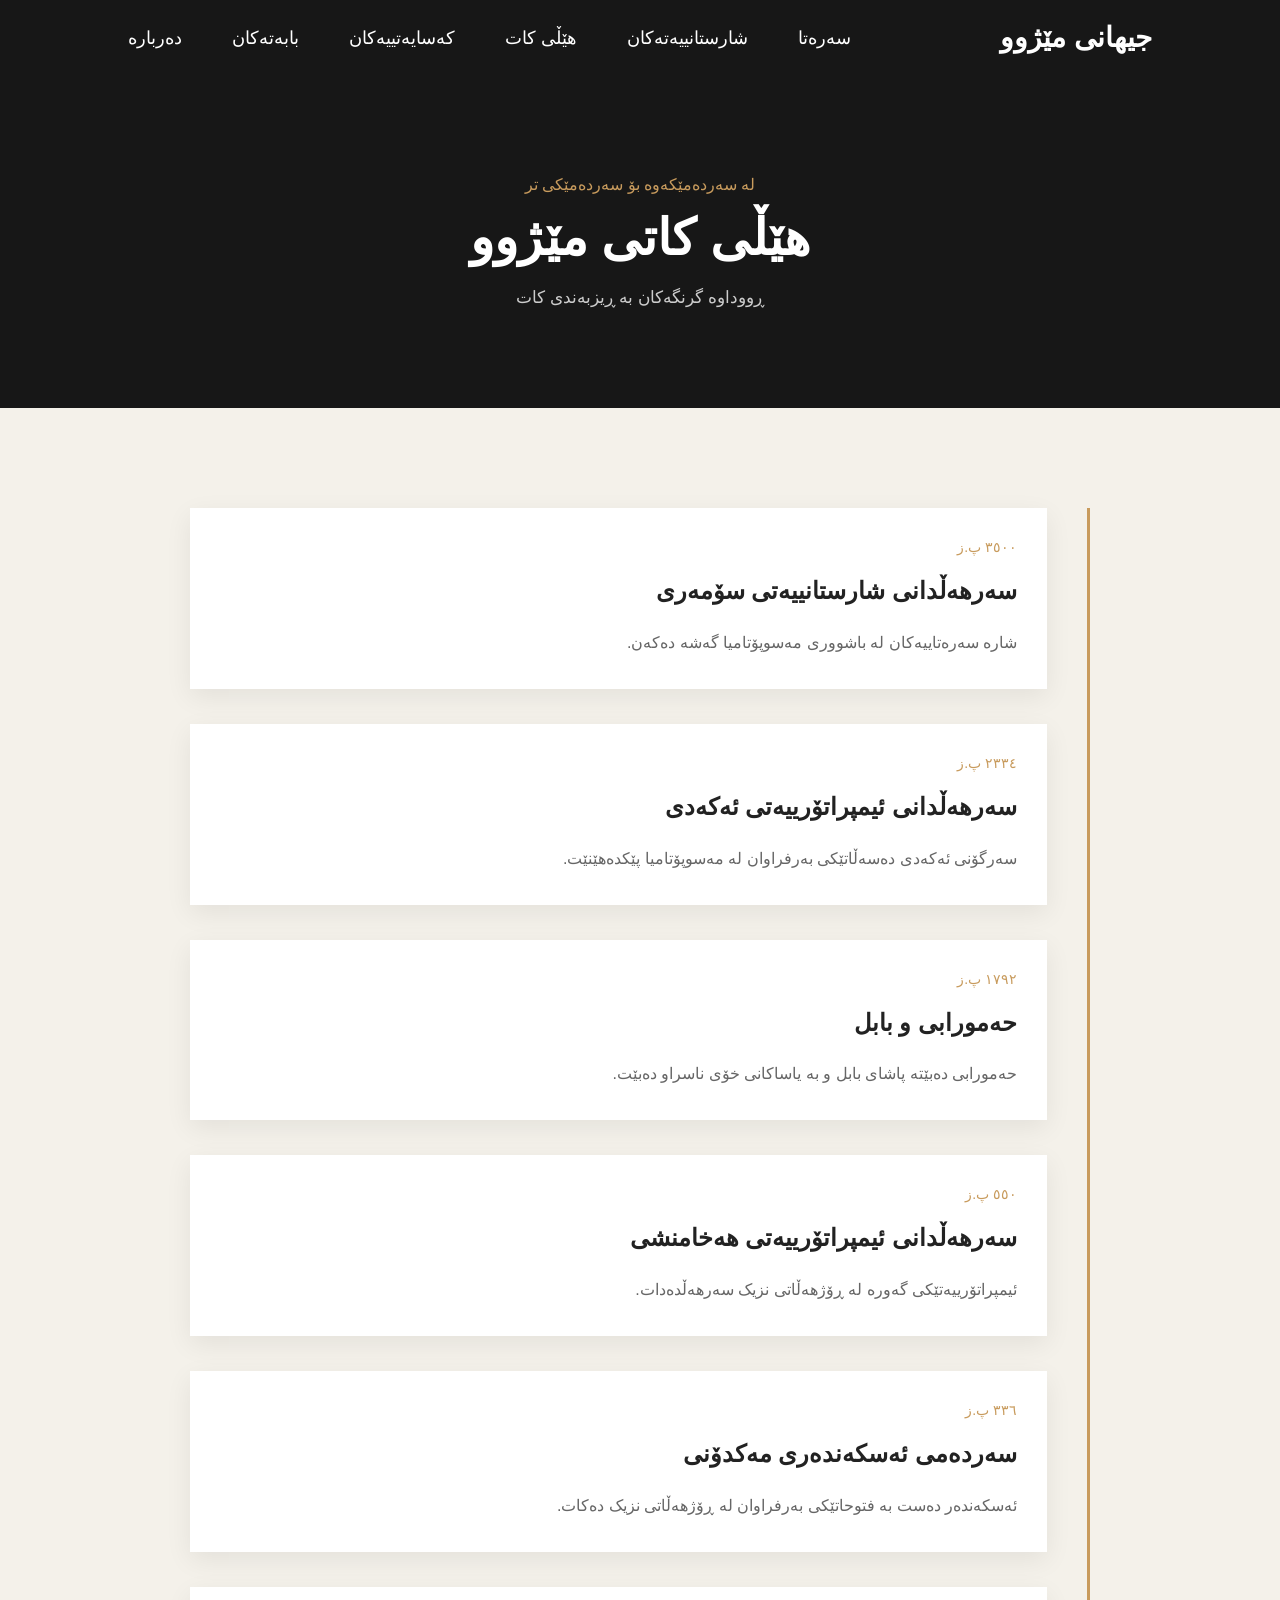
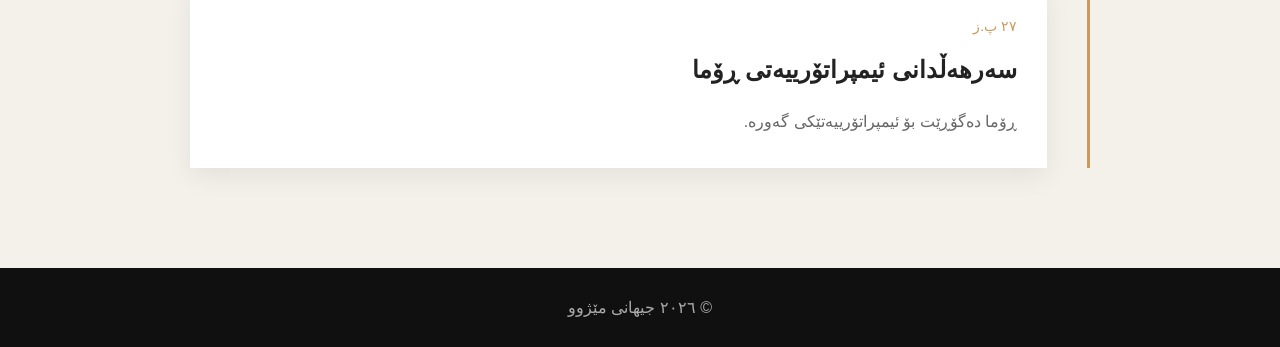
<file: pages/timeline.html>
<!DOCTYPE html>
<html lang="ckb" dir="rtl">

<head>
    <meta charset="UTF-8">
    <meta name="viewport" content="width=device-width, initial-scale=1.0">

    <title>هێڵی کات | جیهانی مێژوو</title>

    <link rel="stylesheet" href="../css/style.css">
    <link rel="stylesheet" href="../css/responsive.css">
</head>

<body>

    <header>

        <nav class="navbar">

            <a href="../index.html" class="logo">
                جیهانی مێژوو
            </a>

            <ul class="nav-links">

                <li><a href="../index.html">سەرەتا</a></li>
                <li><a href="civilizations.html">شارستانییەتەکان</a></li>
                <li><a href="timeline.html">هێڵی کات</a></li>
                <li><a href="figures.html">کەسایەتییەکان</a></li>
                <li><a href="articles.html">بابەتەکان</a></li>
                <li><a href="about.html">دەربارە</a></li>

            </ul>

        </nav>

    </header>


    <main>

        <section class="page-header">

            <p>لە سەردەمێکەوە بۆ سەردەمێکی تر</p>

            <h1>
                هێڵی کاتی مێژوو
            </h1>

            <span>
                ڕووداوە گرنگەکان بە ڕیزبەندی کات
            </span>

        </section>


        <section class="section">

            <div class="full-timeline">

                <div class="timeline-item">

                    <span>٣٥٠٠ پ.ز</span>

                    <h2>
                        سەرهەڵدانی شارستانییەتی سۆمەری
                    </h2>

                    <p>
                        شارە سەرەتاییەکان لە باشووری مەسوپۆتامیا
                        گەشە دەکەن.
                    </p>

                </div>


                <div class="timeline-item">

                    <span>٢٣٣٤ پ.ز</span>

                    <h2>
                        سەرهەڵدانی ئیمپراتۆرییەتی ئەکەدی
                    </h2>

                    <p>
                        سەرگۆنی ئەکەدی دەسەڵاتێکی بەرفراوان
                        لە مەسوپۆتامیا پێکدەهێنێت.
                    </p>

                </div>


                <div class="timeline-item">

                    <span>١٧٩٢ پ.ز</span>

                    <h2>
                        حەمورابی و بابل
                    </h2>

                    <p>
                        حەمورابی دەبێتە پاشای بابل و بە
                        یاساکانی خۆی ناسراو دەبێت.
                    </p>

                </div>


                <div class="timeline-item">

                    <span>٥٥٠ پ.ز</span>

                    <h2>
                        سەرهەڵدانی ئیمپراتۆرییەتی هەخامنشی
                    </h2>

                    <p>
                        ئیمپراتۆرییەتێکی گەورە لە ڕۆژهەڵاتی
                        نزیک سەرهەڵدەدات.
                    </p>

                </div>


                <div class="timeline-item">

                    <span>٣٣٦ پ.ز</span>

                    <h2>
                        سەردەمی ئەسکەندەری مەکدۆنی
                    </h2>

                    <p>
                        ئەسکەندەر دەست بە فتوحاتێکی بەرفراوان
                        لە ڕۆژهەڵاتی نزیک دەکات.
                    </p>

                </div>


                <div class="timeline-item">

                    <span>٢٧ پ.ز</span>

                    <h2>
                        سەرهەڵدانی ئیمپراتۆرییەتی ڕۆما
                    </h2>

                    <p>
                        ڕۆما دەگۆڕێت بۆ ئیمپراتۆرییەتێکی گەورە.
                    </p>

                </div>

            </div>

        </section>

    </main>


    <footer>

        <p>© ٢٠٢٦ جیهانی مێژوو</p>

    </footer>

</body>

</html>
</file>
<file: css/style.css>
/* =========================
   General
========================= */

* {
    margin: 0;
    padding: 0;
    box-sizing: border-box;
}

html {
    scroll-behavior: smooth;
}

body {
    font-family: speda, sans-serif;

    background: #f4f1ea;

    color: #222;

    direction: rtl;
}


/* =========================
   Navbar
========================= */

header {
    width: 100%;

    background: #171717;
}

.navbar {
    width: 80%;
    max-width: 1200px;

    min-height: 75px;

    margin: auto;

    display: flex;

    align-items: center;

    justify-content: space-between;
}

.logo {
    color: white;

    text-decoration: none;

    font-size: 28px;

    font-weight: bold;
}

.nav-links {
    list-style: none;

    display: flex;

    gap: 50px;
}

.nav-links a {
    color: white;

    text-decoration: none;

    font-size: 18px;

    transition: 0.3s;

    display: inline-block;
  
}

.nav-links a:hover {
    color: #c89b5d;
    transform: translatey( 2px );
}


/* =========================
   Hero
========================= */

.hero {
    min-height: 600px;

    display: flex;
    align-items: center;

    position: relative;
    overflow: hidden;

}

.hero::before {
    content: "";

    position: absolute;

    top: -10px;
    right: -10px;
    bottom: -10px;
    left: -10px;

    background: url("images/bg2.jpg");

    background-size: cover;
    background-position: center;

    filter: blur(2px) brightness(0.8);


    z-index: 0;
}

.hero::after {
    content: "";

    position: absolute;

    inset: 0;

    background: rgba(0, 0, 0, 0.72);

    z-index: 1;
}

.hero-content {
    width: 90%;
    max-width: 1200px;
    margin: auto;

    color: white;

    position: relative;
    z-index: 2;
}


.hero h1 {
    max-width: 1000px;

    font-size: 65px;

    line-height: 1.4;

    margin-bottom: 25px;
}

.hero-content p {
    max-width: 800px;

    font-size: 28px;

    line-height: 2;

    margin-bottom: 30px;
}

.hero-button {
    display: inline-block;

    padding: 14px 25px;

    background: #94611a;

    color: white;

    text-decoration: none;

    transition: 0.3s;
     
    width: 200PX;

    text-align: center;

    font-size: 23PX;
}

.hero-button:hover {
    background: #a77d45;
}


/* =========================
   Page Header
========================= */

.page-header {
    background: #171717;

    color: white;

    text-align: center;

    padding: 100px 20px;
}

.page-header p {
    color: #c89b5d;

    margin-bottom: 15px;
}

.page-header h1 {
    font-size: 50px;

    margin-bottom: 20px;
}

.page-header span {
    color: #ccc;

    font-size: 17px;
}


/* =========================
   Sections
========================= */

.section {
    width: 90%;

    max-width: 1200px;

    margin: 100px auto;
}

.section-title {
    margin-bottom: 45px;
}

.section-title p {
    color: #a77d45;

    font-size: 14px;

    margin-bottom: 10px;
}

.section-title h2 {
    font-size: 40px;
}


/* =========================
   Cards
========================= */

.cards {
    display: grid;

    grid-template-columns: repeat(3, 1fr);

    gap: 25px;
}

.card {
    background: white;

    overflow: hidden;

    box-shadow:
        0 10px 30px rgba(0, 0, 0, 0.08);

    transition: 0.3s;
}

.card:hover {
    transform: translateY(-8px);
}

.card-image,
.figure-image {
    height: 220px;

    background-size: cover;

    background-position: center;
}

.mesopotamia {
    background-image:
        url("../images/civilization.jpg");
}

.egypt {
    background-image:
        url("../images/civilization.jpg");
}

.rome {
    background-image:
        url("../images/civilization.jpg");
}

.persia {
    background-image:
        url("../images/civilization.jpg");
}

.figure-image {
    background-image:
        url("../images/civilization.jpg");
}

.card-content {
    padding: 25px;
}

.card-content h3 {
    font-size: 24px;

    margin-bottom: 12px;
}

.card-content p {
    color: #666;

    line-height: 2;

    margin-bottom: 20px;
}

.card-content a {
    color: #a77d45;

    text-decoration: none;

    font-weight: bold;
}


/* =========================
   Timeline Preview
========================= */

.timeline-preview {
    background: #171717;

    color: white;

    padding: 100px 5%;
}

.timeline {
    max-width: 1000px;

    margin: auto;

    display: grid;

    grid-template-columns: repeat(3, 1fr);

    gap: 30px;
}

.timeline-item {
    padding: 30px;

    border-right: 2px solid #c89b5d;
}

.timeline-item span {
    color: #c89b5d;

    font-size: 14px;
}

.timeline-item h3 {
    margin-top: 15px;

    font-size: 22px;

    line-height: 1.7;
}


/* =========================
   Full Timeline
========================= */

.full-timeline {
    max-width: 900px;

    margin: auto;

    border-right: 3px solid #c89b5d;

    padding-right: 40px;
}

.full-timeline .timeline-item {
    border: none;

    background: white;

    margin-bottom: 35px;

    padding: 30px;

    box-shadow:
        0 8px 25px rgba(0, 0, 0, 0.07);
}

.full-timeline .timeline-item h2 {
    margin: 15px 0;

    line-height: 1.7;
}

.full-timeline .timeline-item p {
    color: #666;

    line-height: 2;
}


/* =========================
   About
========================= */

.about-content {
    width: 90%;

    max-width: 900px;

    margin: 100px auto;
}

.about-content h2 {
    font-size: 35px;

    margin-bottom: 25px;
}

.about-content p {
    color: #555;

    font-size: 18px;

    line-height: 2.2;

    margin-bottom: 20px;
}


/* =========================
   Footer
========================= */

footer {
    background: #101010;

    color: #aaa;

    text-align: center;

    padding: 30px;
}
</file>
<file: css/responsive.css>
/* =========================
   Tablet
========================= */

@media (max-width: 900px) {

    .navbar {
        flex-direction: column;

        padding: 20px 0;

        gap: 20px;
    }

    .nav-links {
        flex-wrap: wrap;

        justify-content: center;

        gap: 15px;
    }

    .hero h1 {
        font-size: 45px;
    }

    .cards {
        grid-template-columns: repeat(2, 1fr);
    }

    .timeline {
        grid-template-columns: 1fr;
    }

}


/* =========================
   Mobile
========================= */

@media (max-width: 600px) {

    .navbar {
        width: 95%;
    }

    .logo {
        font-size: 20px;
    }

    .nav-links {
        gap: 12px;
    }

    .nav-links a {
        font-size: 13px;
    }

    .hero {
        min-height: 500px;
    }

    .hero h1 {
        font-size: 36px;

        line-height: 1.5;
    }

    .hero-content > p:not(.subtitle) {
        font-size: 16px;

        line-height: 2;
    }

    .page-header {
        padding: 70px 15px;
    }

    .page-header h1 {
        font-size: 36px;

        line-height: 1.5;
    }

    .cards {
        grid-template-columns: 1fr;
    }

    .section {
        margin: 70px auto;
    }

    .section-title h2 {
        font-size: 32px;
    }

    .full-timeline {
        padding-right: 20px;
    }

}
</file>
